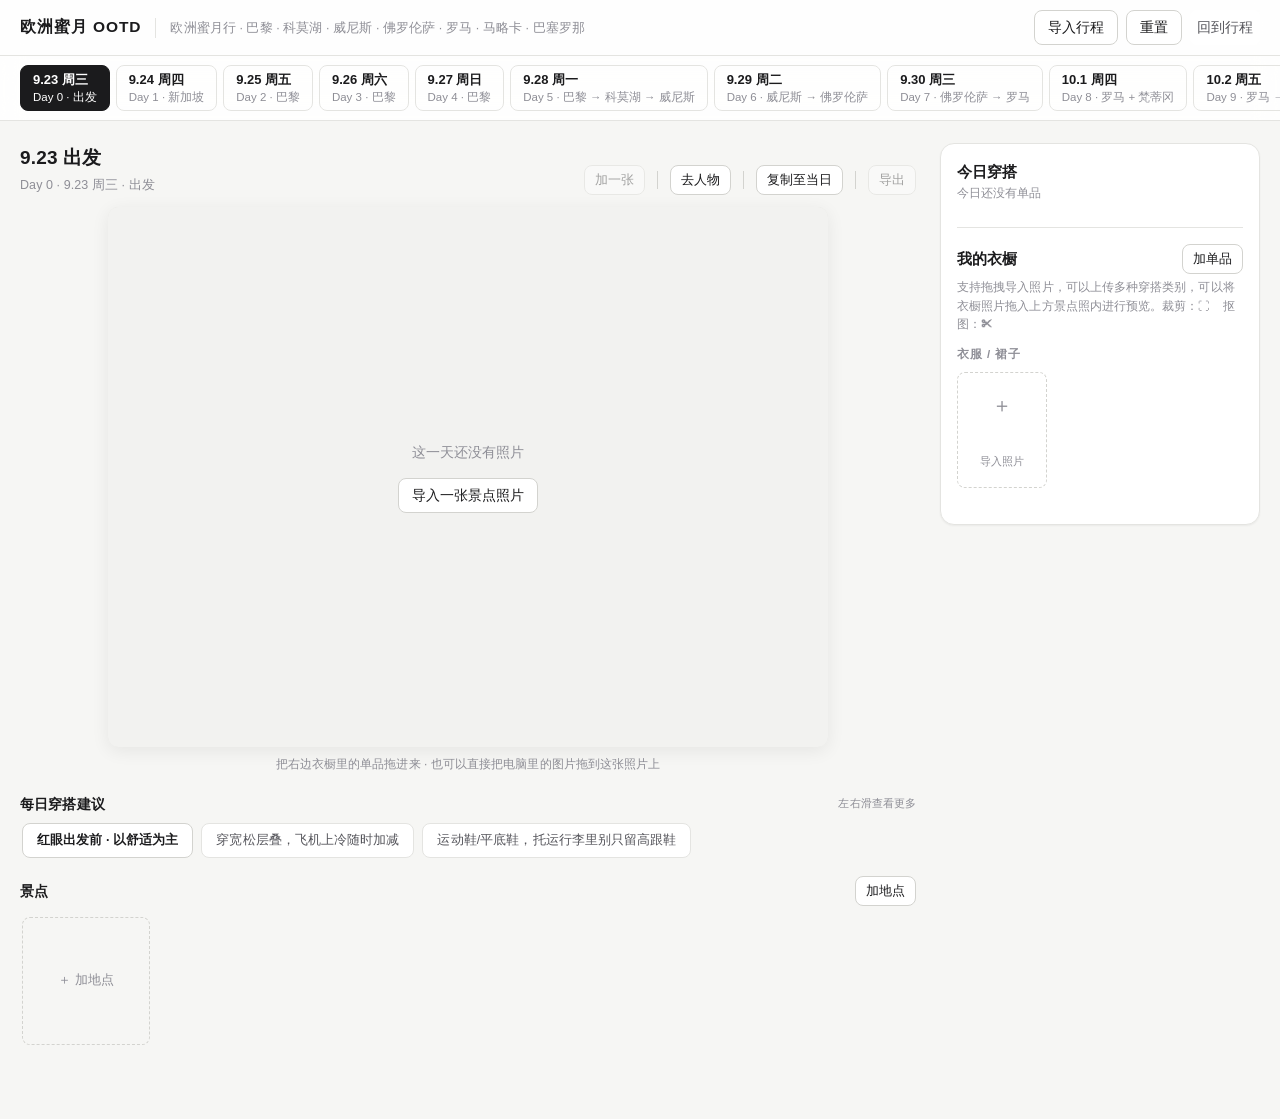
<file: trip/dress/index.html>
<!DOCTYPE html>
<html lang="zh-CN">
<head>
<meta charset="UTF-8" />
<meta name="viewport" content="width=device-width, initial-scale=1.0, viewport-fit=cover" />
<title>欧洲蜜月 OOTD · 把衣服搭到景点照片上</title>
<meta name="description" content="欧洲蜜月行程 OOTD：把衣橱单品拖到景点照片上预览成片，支持裁剪与抠图。" />
<!-- ?v= 是给浏览器看的版本号：改了样式或脚本就把它 +1，免得用户拿到缓存里的旧文件 -->
<link rel="stylesheet" href="styles.css?v=57" />
</head>
<body class="has-fixed-chrome">

<header class="topbar">
  <a class="brand" href="../">
    <span class="brand-text">欧洲蜜月 OOTD</span>
  </a>
  <p class="brand-sub" id="trip-title">欧洲蜜月行</p>
  <div class="top-actions">
    <button class="btn" id="btn-import" type="button">导入行程</button>
    <button class="btn" id="btn-reset" type="button">重置</button>
    <a class="btn btn-link" href="../">回到行程</a>
  </div>
</header>

<nav class="daystrip" id="daystrip" aria-label="选择日期"></nav>
<div class="day-weather" id="day-weather" hidden aria-live="polite"></div>

<main class="workbench">
  <!-- 手机端占位：主图 fixed 后把「每日穿搭建议」及以下顶到正确起点 -->
  <div class="stage-spacer" id="stage-spacer" aria-hidden="true"></div>

  <section class="stage-panel">
    <div class="stage-head">
      <div>
        <h2 id="stage-title">选一张景点照片</h2>
        <p class="stage-sub" id="stage-sub"></p>
      </div>
      <div class="stage-head-btns">
        <button class="btn btn-sm" id="btn-replace-bg" type="button">换背景</button>
        <span class="stage-btn-sep" role="separator" aria-hidden="true"></span>
        <div class="stage-btn-group">
          <button class="btn btn-sm" id="btn-desperson" type="button" title="对今日全部景点照片粗略去人物">去人物</button>
          <button class="btn btn-sm" id="btn-restore-bg" type="button" hidden>
            <span class="lbl-wide">恢复原图</span><span class="lbl-narrow">原图</span>
          </button>
        </div>
        <span class="stage-btn-sep" role="separator" aria-hidden="true"></span>
        <button class="btn btn-sm" id="btn-copy-day" type="button" title="把当前照片上的单品位置，复制到今日其余景点">复制至当日</button>
        <span class="stage-btn-sep" role="separator" aria-hidden="true"></span>
        <button class="btn btn-sm" id="btn-export" type="button">导出</button>
      </div>
    </div>

    <div class="stage-wrap">
      <div class="stage" id="stage" tabindex="0">
        <img class="stage-bg" id="stage-bg" alt="景点照片" />
        <div class="stage-empty" id="stage-empty">
          <p id="stage-empty-t">这一天还没有照片</p>
          <button class="btn" id="btn-empty-add" type="button">导入一张景点照片</button>
        </div>
      </div>
      <p class="stage-hint" id="stage-hint">把右边衣橱里的单品拖进来 · 也可以直接把电脑里的图片拖到这张照片上</p>
    </div>

    <div class="layerbar" id="layerbar" hidden></div>
  </section>

  <section class="rail-panel">
    <div class="outfit-rail" id="outfit-rail" hidden>
      <div class="rail-head">
        <h3>每日穿搭建议</h3>
        <span class="outfit-rail-hint">左右滑查看更多</span>
      </div>
      <div class="outfit-tip-track" id="outfit-tip"></div>
    </div>
    <div class="rail">
      <div class="rail-head">
        <h3>景点</h3>
        <button class="btn btn-sm" id="btn-add-spot" type="button">加地点</button>
      </div>
      <div class="rail-track" id="spot-rail"></div>
    </div>
  </section>

  <!-- ---------------------------------------------------------- 右：衣橱 -->
  <aside class="wardrobe">
    <div class="wd-head">
      <h3>今日穿搭</h3>
    </div>
    <div class="daylook" id="day-summary"></div>

    <div class="wd-head wd-head-2">
      <h3>我的衣橱</h3>
      <button class="btn btn-sm" id="btn-add-piece" type="button">加单品</button>
    </div>
    <p class="wd-note">支持拖拽导入照片，可以上传多种穿搭类别，可以将衣橱照片拖入上方景点照内进行预览。裁剪：⛶　抠图：✂</p>
    <div class="wd-cats" id="wd-cats"></div>
  </aside>

</main>

<!-- 通用弹窗 -->
<div class="modal" id="modal" hidden>
  <div class="modal-card" id="modal-card"></div>
</div>

<!-- 拖拽时跟随手指的影子 -->
<img class="dragghost" id="dragghost" alt="" hidden />

<div class="toast" id="toast" hidden></div>

<input type="file" id="filepick" accept="image/*" multiple hidden />

<script src="../data/trip-data.js?v=6"></script>
<script src="app.js?v=57"></script>
</body>
</html>
</file>
<file: trip/dress/styles.css>
/* ===================================================================
   欧洲蜜月 OOTD —— 极简：中性灰白、细线条、照片当主角
   =================================================================== */

:root {
  --bg: #f6f6f4;
  --surface: #ffffff;
  --surface-2: #f2f2f0;
  --surface-3: #e8e8e5;

  --ink: #1b1b1d;
  --ink-2: #56565c;
  --ink-3: #8e8e96;

  --line: #e4e4e1;
  --line-2: #d3d3cf;

  --accent: #1b1b1d;          /* 主按钮就用深墨色，不另加彩色 */
  --focus: #4a6c8c;           /* 拖放落点提示 */
  --focus-soft: #eaf0f5;
  --danger: #a8483c;

  --r: 10px;
  --r-sm: 8px;
  --r-lg: 14px;

  --sh-1: 0 1px 2px rgba(20, 20, 20, .05);
  --sh-2: 0 4px 18px rgba(20, 20, 20, .07);

  --sans: -apple-system, BlinkMacSystemFont, "PingFang SC", "HarmonyOS Sans SC",
          "Noto Sans SC", "Source Han Sans SC", "Microsoft YaHei",
          "Helvetica Neue", Arial, sans-serif;

  --topbar-h: 56px;
}

* { box-sizing: border-box; }

html, body { height: 100%; }

body {
  margin: 0;
  color: var(--ink);
  font-family: var(--sans);
  font-size: 15px;
  line-height: 1.6;
  letter-spacing: .005em;
  -webkit-font-smoothing: antialiased;
  background: var(--bg);
  overscroll-behavior-y: none;
}

/* 下面好几个块自带 display，会盖掉浏览器给 hidden 的 display:none */
[hidden] { display: none !important; }

img { max-width: 100%; display: block; }

/* 图片默认可以被浏览器自己拖走，那会打断我们自己的拖拽，这里全部关掉 */
.piece img, .dl-item img, .spot-thumb, .stage-bg, .layer img, .dragghost, .ap-thumbs img {
  -webkit-user-drag: none;
  user-select: none;
}
/* iOS 长按图片会弹「存储图片」菜单，把长按拖拽打断 */
.piece, .dl-item, .spot, .layer {
  user-select: none;
  -webkit-touch-callout: none;
}
h2, h3, h4 { margin: 0; font-weight: 600; letter-spacing: .01em; }
p { margin: 0; }

/* ------------------------------------------------------------- buttons */
.btn {
  font: inherit;
  font-size: 13.5px;
  color: var(--ink);
  background: var(--surface);
  border: 1px solid var(--line-2);
  border-radius: var(--r-sm);
  padding: 6px 13px;
  cursor: pointer;
  white-space: nowrap;
  text-decoration: none;
  transition: background .14s, border-color .14s, color .14s;
}
.btn:hover { background: var(--surface-2); }
.btn:active { background: var(--surface-3); }
.btn-sm { font-size: 12.5px; padding: 4px 10px; }
.btn-go { background: var(--accent); border-color: var(--accent); color: #fff; }
.btn-go:hover { background: #313135; border-color: #313135; }
.btn-danger { color: var(--danger); }
.btn-link { border-color: transparent; color: var(--ink-2); padding-left: 6px; padding-right: 6px; }
.btn-link:hover { color: var(--ink); background: transparent; }
.btn[disabled] { opacity: .38; pointer-events: none; }

/* -------------------------------------------------------------- topbar */
.has-fixed-chrome { padding-top: var(--chrome-h, 110px); }

.topbar {
  position: fixed; top: 0; left: 0; right: 0; z-index: 40;
  height: var(--topbar-h);
  display: flex; align-items: center; gap: 14px;
  padding: 0 20px;
  background: rgba(255, 255, 255, .88);
  backdrop-filter: saturate(180%) blur(12px);
  border-bottom: 1px solid var(--line);
}
.brand { display: flex; align-items: center; gap: 7px; text-decoration: none; color: inherit; }
.brand-text { font-size: 15.5px; font-weight: 600; letter-spacing: .06em; }
.brand-sub {
  font-size: 12.5px; color: var(--ink-3);
  border-left: 1px solid var(--line); padding-left: 14px;
  overflow: hidden; text-overflow: ellipsis; white-space: nowrap;
}
.top-actions { margin-left: auto; display: flex; gap: 8px; align-items: center; }

/* ------------------------------------------------------------ daystrip */
.daystrip {
  position: fixed;
  top: var(--topbar-h);
  left: 0; right: 0;
  z-index: 30;
  display: flex; gap: 6px;
  padding: 9px 20px;
  overflow-x: auto;
  background: rgba(255, 255, 255, .9);
  backdrop-filter: blur(12px);
  border-bottom: 1px solid var(--line);
  scrollbar-width: thin;
}

.day-weather {
  position: fixed;
  top: calc(var(--topbar-h) + var(--daystrip-h, 52px));
  left: 0; right: 0;
  z-index: 29;
  display: flex;
  align-items: center;
  flex-wrap: wrap;
  gap: 6px 10px;
  padding: 6px 20px;
  font-size: 12.5px;
  color: var(--ink-2);
  background: rgba(246, 246, 244, .96);
  backdrop-filter: blur(10px);
  border-bottom: 1px solid var(--line);
}
.dwx-icon { font-size: 1.05rem; line-height: 1; }
.dwx-main b { color: var(--ink); font-weight: 700; }
.dwx-tag {
  font-size: 10.5px;
  font-weight: 600;
  letter-spacing: .04em;
  color: var(--ink-3);
  border: 1px solid var(--line);
  border-radius: 999px;
  padding: 1px 7px;
}
.dwx-hint {
  flex: 1 1 100%;
  font-size: 11.5px;
  color: var(--ink-3);
  line-height: 1.45;
}
.daychip {
  flex: none;
  font: inherit; font-size: 12.5px; line-height: 1.35;
  text-align: left; cursor: pointer;
  padding: 5px 12px;
  background: transparent;
  border: 1px solid var(--line);
  border-radius: var(--r-sm);
  color: var(--ink-2);
  transition: background .14s, border-color .14s, color .14s;
}
.daychip:hover { background: var(--surface-2); }
.daychip b { display: block; font-size: 13px; font-weight: 600; color: var(--ink); }
.daychip .dc-city { font-size: 11.5px; color: var(--ink-3); }
.daychip.on { background: var(--accent); border-color: var(--accent); color: rgba(255,255,255,.7); }
.daychip.on b, .daychip.on .dc-city { color: #fff; }
.daychip .dc-dot {
  display: inline-block; width: 5px; height: 5px; border-radius: 50%;
  background: currentColor; margin-left: 6px; vertical-align: 2px; opacity: .8;
}

/* ----------------------------------------------------------- workbench */
.workbench {
  display: grid;
  grid-template-columns: minmax(0, 1fr) 320px;
  gap: 18px 24px;
  max-width: 1360px;
  margin: 0 auto;
  padding: 22px 20px 64px;
  align-items: start;
}
.stage-spacer { display: none; }
.stage-panel { grid-column: 1; grid-row: 1; }
.rail-panel  { grid-column: 1; grid-row: 2; }
.wardrobe    { grid-column: 2; grid-row: 1 / span 2; }

/* --------------------------------------------------------------- stage */
.stage-panel, .rail-panel { min-width: 0; display: flex; flex-direction: column; gap: 12px; }

.stage-head { display: flex; align-items: flex-end; gap: 12px; flex-wrap: wrap; }
.stage-head h2 { font-size: 19px; }
.stage-sub { font-size: 12.5px; color: var(--ink-3); margin-top: 2px; }
.stage-head-btns {
  margin-left: auto;
  display: flex;
  align-items: center;
  gap: 10px;
  flex-wrap: wrap;
}
.stage-btn-group {
  display: flex;
  align-items: center;
  flex-wrap: wrap;
  gap: 6px;
}
.stage-btn-sep {
  flex: none;
  width: 1px;
  height: 18px;
  background: var(--line-2);
  margin: 0 2px;
  align-self: center;
}
.lbl-narrow { display: none; }

.stage-wrap { display: flex; flex-direction: column; gap: 8px; }

.stage {
  /* --ar 由 JS 按照片真实比例设置，宽高同时受 --maxh 和容器宽度约束，
     这样 object-fit: cover 不会裁掉画面，导出的图和看到的一模一样 */
  --ar: 1.3333;
  --maxh: 60vh;
  position: relative;
  width: calc(var(--maxh) * var(--ar));
  max-width: 100%;
  aspect-ratio: var(--ar);
  margin: 0 auto;
  background: var(--surface-3);
  border-radius: var(--r);
  box-shadow: var(--sh-2);
  overflow: hidden;
  touch-action: pan-x pan-y;
  outline: none;
}
.stage.drop-on { box-shadow: 0 0 0 2px var(--focus), var(--sh-2); }
.stage-bg { width: 100%; height: 100%; object-fit: cover; user-select: none; -webkit-user-drag: none; }
.stage-empty {
  position: absolute; inset: 0;
  display: flex; flex-direction: column; align-items: center; justify-content: center; gap: 14px;
  color: var(--ink-3); font-size: 14px; text-align: center; padding: 20px;
  background: var(--surface-2);
}
.stage-hint { font-size: 12px; color: var(--ink-3); text-align: center; }

.outfit-rail { display: flex; flex-direction: column; gap: 6px; }
.outfit-rail-hint {
  margin-left: auto;
  font-size: 11px;
  font-weight: 500;
  color: var(--ink-3);
}
.outfit-tip-track {
  display: flex;
  gap: 8px;
  overflow-x: auto;
  padding: 2px 2px 6px;
  scroll-snap-type: x mandatory;
  -webkit-overflow-scrolling: touch;
  scrollbar-width: thin;
}
.outfit-tip-card {
  flex: none;
  width: max-content;
  max-width: none;
  scroll-snap-align: start;
  margin: 0;
  padding: 8px 14px;
  background: var(--surface);
  border: 1px solid var(--line);
  border-radius: var(--r-sm);
  font-size: 12.5px;
  line-height: 1.35;
  color: var(--ink-2);
  white-space: nowrap;
}
.outfit-tip-card p { margin: 0; white-space: nowrap; }
.outfit-tip-card.is-summary {
  color: var(--ink);
  font-weight: 600;
  border-color: var(--line-2);
}
.outfit-tip-card.is-church { color: var(--danger); font-weight: 600; }

/* ------------------------------------------------------------- 图层 */
.layer {
  position: absolute;
  left: 0; top: 0;
  transform-origin: center center;
  cursor: grab;
  touch-action: none;
  filter: drop-shadow(0 8px 14px rgba(0, 0, 0, .35));
}
.layer.sel { outline: 1.5px solid #fff; outline-offset: 2px; }
.layer.dragging { cursor: grabbing; }
.layer img { width: 100%; height: auto; display: block; pointer-events: none; -webkit-user-drag: none; }
.handle {
  position: absolute;
  width: 24px; height: 24px;
  border: 1px solid var(--line-2);
  border-radius: 50%;
  background: var(--surface);
  box-shadow: 0 2px 6px rgba(0, 0, 0, .22);
  display: grid; place-items: center;
  font-size: 11px; color: var(--ink-2);
  cursor: pointer;
  touch-action: none;
}
.h-scale  { right: -12px; bottom: -12px; cursor: nwse-resize; }
.h-rotate { right: -12px; top: -12px; cursor: grab; }
.h-del    { left: -12px; top: -12px; color: var(--danger); font-size: 12px; }
.h-del:hover { background: #fdeceb; border-color: var(--danger); }

/* ------------------------------------------------------------ layerbar */
.layerbar {
  display: flex; align-items: center; gap: 10px; flex-wrap: wrap;
  padding: 9px 13px;
  background: var(--surface);
  border: 1px solid var(--line);
  border-radius: var(--r);
  box-shadow: var(--sh-1);
}
.layerbar .lb-name { font-size: 13px; font-weight: 600; margin-right: 2px; }
.layerbar .lb-group { display: flex; align-items: center; gap: 6px; font-size: 12px; color: var(--ink-3); }
.layerbar input[type=range] { width: 88px; accent-color: var(--ink); }

/* ----------------------------------------------------------- spot rail */
.rail { display: flex; flex-direction: column; gap: 9px; }
.rail-head { display: flex; align-items: center; gap: 12px; }
.rail-head h3 { font-size: 14px; }
.rail-head .btn { margin-left: auto; }
.rail-track {
  display: flex; gap: 10px; overflow-x: auto; padding: 2px 2px 10px;
  scrollbar-width: thin;
}
.spot {
  flex: none; width: 128px;
  background: var(--surface);
  border: 1px solid var(--line);
  border-radius: var(--r-sm);
  overflow: hidden;
  cursor: pointer;
  position: relative;
  transition: border-color .14s, box-shadow .14s;
}
.spot:hover { border-color: var(--line-2); box-shadow: var(--sh-1); }
.spot.on { border-color: var(--accent); box-shadow: 0 0 0 1px var(--accent); }
.spot.drop-on { border-color: var(--focus); box-shadow: 0 0 0 1px var(--focus); }
.spot-thumb { width: 100%; height: 86px; object-fit: cover; background: var(--surface-2); }
.spot-meta { padding: 6px 9px 8px; }
.spot-t {
  font-size: 12px; font-weight: 600; line-height: 1.35;
  overflow: hidden; display: -webkit-box; -webkit-line-clamp: 2; -webkit-box-orient: vertical;
}
.spot-time { font-size: 11px; color: var(--ink-3); }
.spot-badge {
  position: absolute; top: 6px; right: 6px;
  font-size: 10.5px; line-height: 17px; padding: 0 7px;
  color: #fff; background: rgba(27, 27, 29, .72); border-radius: 999px;
}
.spot-x {
  position: absolute; top: 6px; left: 6px;
  width: 20px; height: 20px; border-radius: 50%;
  border: none; background: rgba(27, 27, 29, .62); color: #fff;
  font-size: 11px; line-height: 1; cursor: pointer; display: none; padding: 0;
}
.spot-x:hover { background: var(--danger); }
.spot:hover .spot-x { display: block; }
/* 触屏没有 hover，删除按钮得一直露着 */
@media (hover: none), (max-width: 940px) { .spot-x { display: block; } }

/* 删掉照片但行程还在的地点 */
.spot.blank { border-style: dashed; }
.spot-blank {
  height: 86px;
  display: grid; place-items: center;
  background: var(--surface-2);
  color: var(--ink-3); font-size: 12px; text-align: center; line-height: 1.35;
}
.spot.blank:hover .spot-blank { color: var(--ink); }
.spot-add {
  flex: none; width: 128px; min-height: 128px;
  display: grid; place-items: center;
  border: 1px dashed var(--line-2); border-radius: var(--r-sm);
  background: transparent; color: var(--ink-3); font: inherit; font-size: 12.5px;
  line-height: 1.5; cursor: pointer;
  transition: background .14s, border-color .14s, color .14s;
}
.spot-add:hover { background: var(--surface-2); color: var(--ink-2); }
.spot-add.drop-on { border-color: var(--focus); background: var(--focus-soft); color: var(--ink-2); }
.rail-note { font-size: 11.5px; color: var(--ink-3); }

/* ------------------------------------------------------------- tipcard */
.tipcard {
  background: var(--surface);
  border: 1px solid var(--line);
  border-radius: var(--r);
  padding: 12px 15px;
  font-size: 13px;
  color: var(--ink-2);
}
.tipcard h4 { margin: 0 0 5px; font-size: 13px; color: var(--ink); }
.tipcard ul { margin: 0; padding-left: 17px; }
.tipcard li { margin: 1px 0; }

/* ------------------------------------------------------------ wardrobe */
.wardrobe {
  position: sticky; top: var(--chrome-h, 110px);
  max-height: calc(100vh - var(--chrome-h, 110px) - 16px);
  overflow-y: auto;
  background: var(--surface);
  border: 1px solid var(--line);
  border-radius: var(--r-lg);
  box-shadow: var(--sh-1);
  padding: 16px 16px 20px;
  scrollbar-width: thin;
}
.wd-head { display: flex; align-items: center; gap: 8px; }
.wd-head h3 { font-size: 15px; }
.wd-head .btn { margin-left: auto; }
.wd-head-2 { margin-top: 24px; padding-top: 16px; border-top: 1px solid var(--line); }
.wd-note { font-size: 11.5px; color: var(--ink-3); margin: 4px 0 12px; line-height: 1.6; }
.wd-note b { font-weight: 600; color: var(--ink-2); }

.cat { margin-bottom: 16px; }
.cat-head {
  display: flex; align-items: center; gap: 6px;
  font-size: 11.5px; font-weight: 600; color: var(--ink-3);
  letter-spacing: .08em; text-transform: uppercase;
  margin-bottom: 8px;
}
.cat-head .cat-del {
  margin-left: auto; border: none; background: none; font: inherit;
  font-size: 11px; letter-spacing: 0; text-transform: none;
  color: var(--ink-3); cursor: pointer; padding: 0;
}
.cat-head .cat-del:hover { color: var(--danger); }
.grid {
  display: grid;
  grid-template-columns: repeat(auto-fill, minmax(78px, 1fr));
  gap: 8px;
}
.piece {
  position: relative;
  border: 1px solid var(--line);
  border-radius: var(--r-sm);
  background: var(--surface);
  overflow: hidden;
  cursor: grab;
  touch-action: pan-y;   /* 竖滑照样翻页，长按才开始拖 */
  transition: border-color .14s, box-shadow .14s;
}
.piece:hover { border-color: var(--line-2); box-shadow: var(--sh-1); }
.piece img {
  width: 100%; height: 94px; object-fit: contain;
  background: repeating-conic-gradient(#f1f1ef 0% 25%, #fafafa 0% 50%) 50% / 14px 14px;
}
.piece-n {
  font-size: 11px; color: var(--ink-2); padding: 3px 6px 5px; line-height: 1.3;
  text-align: center; overflow: hidden; text-overflow: ellipsis; white-space: nowrap;
}
/* 四个小按钮排成 2×2，单品格子只有 78px 宽，一排放不下 */
.piece-tools {
  position: absolute; top: 4px; right: 4px;
  display: grid; grid-template-columns: repeat(2, 20px); gap: 4px;
  opacity: 0; transition: opacity .14s;
}
.piece:hover .piece-tools { opacity: 1; }
/* 触屏没有 hover，按钮得一直露着（窄屏也算，有些浏览器的 hover 判断不准） */
@media (hover: none), (max-width: 940px) { .piece-tools { opacity: 1; } }
.piece-tools button {
  width: 20px; height: 20px; border-radius: 50%; border: none; padding: 0;
  background: rgba(27, 27, 29, .62); color: #fff;
  font-size: 10.5px; line-height: 1; cursor: pointer;
}
.piece-tools button:hover { background: var(--ink); }
.piece.inday { border-color: var(--accent); box-shadow: 0 0 0 1px var(--accent); }
.piece-add {
  display: grid; place-items: center;
  min-height: 116px;
  border: 1px dashed var(--line-2); border-radius: var(--r-sm);
  background: transparent; color: var(--ink-3); font: inherit; font-size: 20px; cursor: pointer;
  transition: background .14s, color .14s;
}
.piece-add span { display: block; font-size: 11px; }
.piece-add:hover { background: var(--surface-2); color: var(--ink-2); }

.daylook { display: flex; gap: 8px; flex-wrap: wrap; }
.dl-item {
  position: relative; width: 64px;
  border: 1px solid var(--line); border-radius: var(--r-sm); overflow: hidden;
  background: var(--surface);
  cursor: grab; touch-action: pan-y;
}
.dl-item:hover { border-color: var(--line-2); }
.dl-item img { width: 100%; height: 68px; object-fit: contain; }
.dl-item .dl-x {
  position: absolute; top: 3px; right: 3px; width: 18px; height: 18px;
  border-radius: 50%; border: none; background: rgba(27, 27, 29, .62); color: #fff;
  font-size: 10px; line-height: 1; cursor: pointer; padding: 0;
}
.dl-item .dl-x:hover { background: var(--danger); }
.daylook .empty { font-size: 12px; color: var(--ink-3); }
.wd-note-tight { margin-top: -4px; margin-bottom: 10px; }

/* --------------------------------------------------------------- modal */
.modal {
  position: fixed; inset: 0; z-index: 80;
  display: grid; place-items: center;
  background: rgba(20, 20, 22, .4);
  padding: 18px;
  backdrop-filter: blur(3px);
}
.modal-card {
  width: min(540px, 100%);
  max-height: 86vh; overflow-y: auto;
  background: var(--surface);
  border-radius: var(--r-lg);
  box-shadow: 0 24px 60px rgba(0, 0, 0, .22);
  padding: 22px 24px;
}
.modal-card h3 { font-size: 17px; margin-bottom: 5px; }
.modal-card .m-note { font-size: 12.5px; color: var(--ink-3); line-height: 1.65; margin-bottom: 14px; }
.modal-card label {
  display: block; font-size: 11.5px; font-weight: 600; color: var(--ink-3);
  letter-spacing: .06em; text-transform: uppercase; margin: 14px 0 5px;
}
.modal-card input[type=text], .modal-card textarea {
  width: 100%; font: inherit; font-size: 13.5px; color: var(--ink);
  background: var(--surface); border: 1px solid var(--line-2); border-radius: var(--r-sm);
  padding: 8px 11px;
}
.modal-card input[type=text]:focus, .modal-card textarea:focus {
  outline: none; border-color: var(--ink-3);
}
.modal-card textarea { min-height: 180px; resize: vertical; line-height: 1.6; }
.modal-card pre {
  background: var(--surface-2); border-radius: var(--r-sm);
  padding: 10px 12px; font-size: 11.5px; color: var(--ink-2);
  overflow-x: auto; margin: 8px 0 0; line-height: 1.6;
}

/* ------------------------------------------------------------ 裁剪弹窗 */
.cropwrap { display: flex; justify-content: center; margin: 8px 0 2px; }
.cropbox {
  position: relative; display: inline-block; line-height: 0;
  overflow: hidden;                      /* 挡住裁剪框那个超大扩散阴影 */
  border-radius: var(--r-sm);
  background: repeating-conic-gradient(#f1f1ef 0% 25%, #fafafa 0% 50%) 50% / 16px 16px;
  touch-action: none;
}
.cropbox img {
  display: block; max-width: 100%; max-height: 46vh;
  -webkit-user-drag: none; user-select: none; -webkit-touch-callout: none;
}
.crop-rect {
  position: absolute;
  border: 1px solid #fff;
  box-shadow: 0 0 0 9999px rgba(20, 20, 22, .5);   /* 框外面自动变暗 */
  cursor: move;
  touch-action: none;
}
.cr-h {
  position: absolute; width: 20px; height: 20px;
  background: #fff; border: 1px solid var(--line-2); border-radius: 50%;
  box-shadow: 0 1px 4px rgba(0, 0, 0, .25);
  touch-action: none;
}
.cr-h[data-h=nw] { left: -10px; top: -10px; cursor: nwse-resize; }
.cr-h[data-h=ne] { right: -10px; top: -10px; cursor: nesw-resize; }
.cr-h[data-h=sw] { left: -10px; bottom: -10px; cursor: nesw-resize; }
.cr-h[data-h=se] { right: -10px; bottom: -10px; cursor: nwse-resize; }

.m-actions { display: flex; gap: 9px; margin-top: 20px; flex-wrap: wrap; }
.m-actions .spacer { margin-left: auto; }
.chiprow { display: flex; flex-wrap: wrap; gap: 7px; margin-top: 6px; }
.chiprow button {
  font: inherit; font-size: 12.5px; padding: 5px 13px; cursor: pointer;
  color: var(--ink-2);
  background: var(--surface); border: 1px solid var(--line-2); border-radius: 999px;
  transition: background .14s, border-color .14s, color .14s;
}
.chiprow button:hover { background: var(--surface-2); color: var(--ink); }
.chiprow button.on { background: var(--accent); border-color: var(--accent); color: #fff; }

.dropzone {
  margin-top: 4px;
  padding: 26px 16px;
  text-align: center;
  cursor: pointer;
  color: var(--ink-3);
  font-size: 13px;
  background: var(--surface-2);
  border: 1px dashed var(--line-2);
  border-radius: var(--r);
  transition: background .14s, border-color .14s, color .14s;
}
.dropzone:hover { border-color: var(--ink-3); color: var(--ink-2); }
.dropzone.on { border-color: var(--focus); background: var(--focus-soft); color: var(--ink-2); }
.ap-thumbs { display: flex; flex-wrap: wrap; gap: 8px; justify-content: center; margin-top: 12px; }
.ap-thumbs img {
  width: 54px; height: 64px; object-fit: contain;
  background: var(--surface); border: 1px solid var(--line); border-radius: var(--r-sm);
  cursor: pointer;
}
.ap-thumbs img:hover { border-color: var(--danger); }

/* 拖图片进衣橱时的落点提示 */
.wardrobe.drop-on { box-shadow: 0 0 0 2px var(--focus); }
.cat.drop-on { box-shadow: 0 0 0 2px var(--focus); border-radius: var(--r-sm); }

/* ------------------------------------------------------- ghost & toast */
.dragghost {
  position: fixed; z-index: 90; pointer-events: none;
  width: 86px; height: auto; opacity: .9;
  transform: translate(-50%, -50%);
  filter: drop-shadow(0 6px 12px rgba(0, 0, 0, .3));
}
.toast {
  position: fixed; left: 50%; bottom: 28px; transform: translateX(-50%);
  z-index: 95;
  background: rgba(27, 27, 29, .94); color: #fff;
  padding: 9px 18px; border-radius: 999px; font-size: 13.5px;
  box-shadow: 0 8px 24px rgba(0, 0, 0, .2);
}

/* -------------------------------------------------------------- mobile */
@media (max-width: 940px) {
  .workbench {
    display: flex;
    flex-direction: column;
    padding: 0 14px 50px;
    gap: 14px;
  }
  .stage-spacer {
    display: block;
    flex: none;
    height: var(--stage-fixed-h, 260px);
  }
  .stage-panel, .rail-panel, .wardrobe { width: 100%; }
  .wardrobe { position: static; max-height: none; }
  .brand-sub { display: none; }
  .top-actions .btn-link { display: none; }

  /* 主图 + 工具条固定；从「每日穿搭建议」起随页滚动，可被主图盖住 */
  .stage-panel {
    position: fixed;
    top: var(--chrome-h);
    left: 0;
    right: 0;
    z-index: 25;
    gap: 6px;
    margin: 0;
    padding: 6px 14px 8px;
    background: var(--bg);
    border-bottom: 1px solid var(--line);
    box-shadow: 0 6px 16px rgba(20, 20, 20, .08);
  }
  .stage { --maxh: 34vh; }
  .day-weather { padding: 6px 14px; }
  .stage-head {
    flex-direction: column;
    align-items: stretch;
    gap: 6px;
  }
  .stage-head h2 {
    font-size: 15px;
    white-space: nowrap;
    overflow: hidden;
    text-overflow: ellipsis;
  }
  .stage-sub { display: none; }
  .stage-hint { display: none; }
  .layerbar { padding: 7px 9px; gap: 8px; }
  .stage-head-btns {
    margin-left: 0;
    flex-wrap: nowrap;
    overflow-x: auto;
    width: 100%;
    gap: 6px;
    padding: 1px 0 3px;
    -webkit-overflow-scrolling: touch;
    scrollbar-width: none;
  }
  .stage-head-btns::-webkit-scrollbar { display: none; }
  .stage-btn-group { flex-wrap: nowrap; flex: none; gap: 6px; }
  .stage-head-btns .btn-sm {
    flex: none;
    white-space: nowrap;
    font-size: 12px;
    padding: 4px 9px;
  }
  .lbl-wide { display: none; }
  .lbl-narrow { display: inline; }
}
@media (max-width: 560px) {
  .topbar { padding: 0 14px; gap: 10px; }
  .daystrip { padding: 8px 14px; }
  .btn { font-size: 13px; padding: 5px 11px; }
}
</file>
